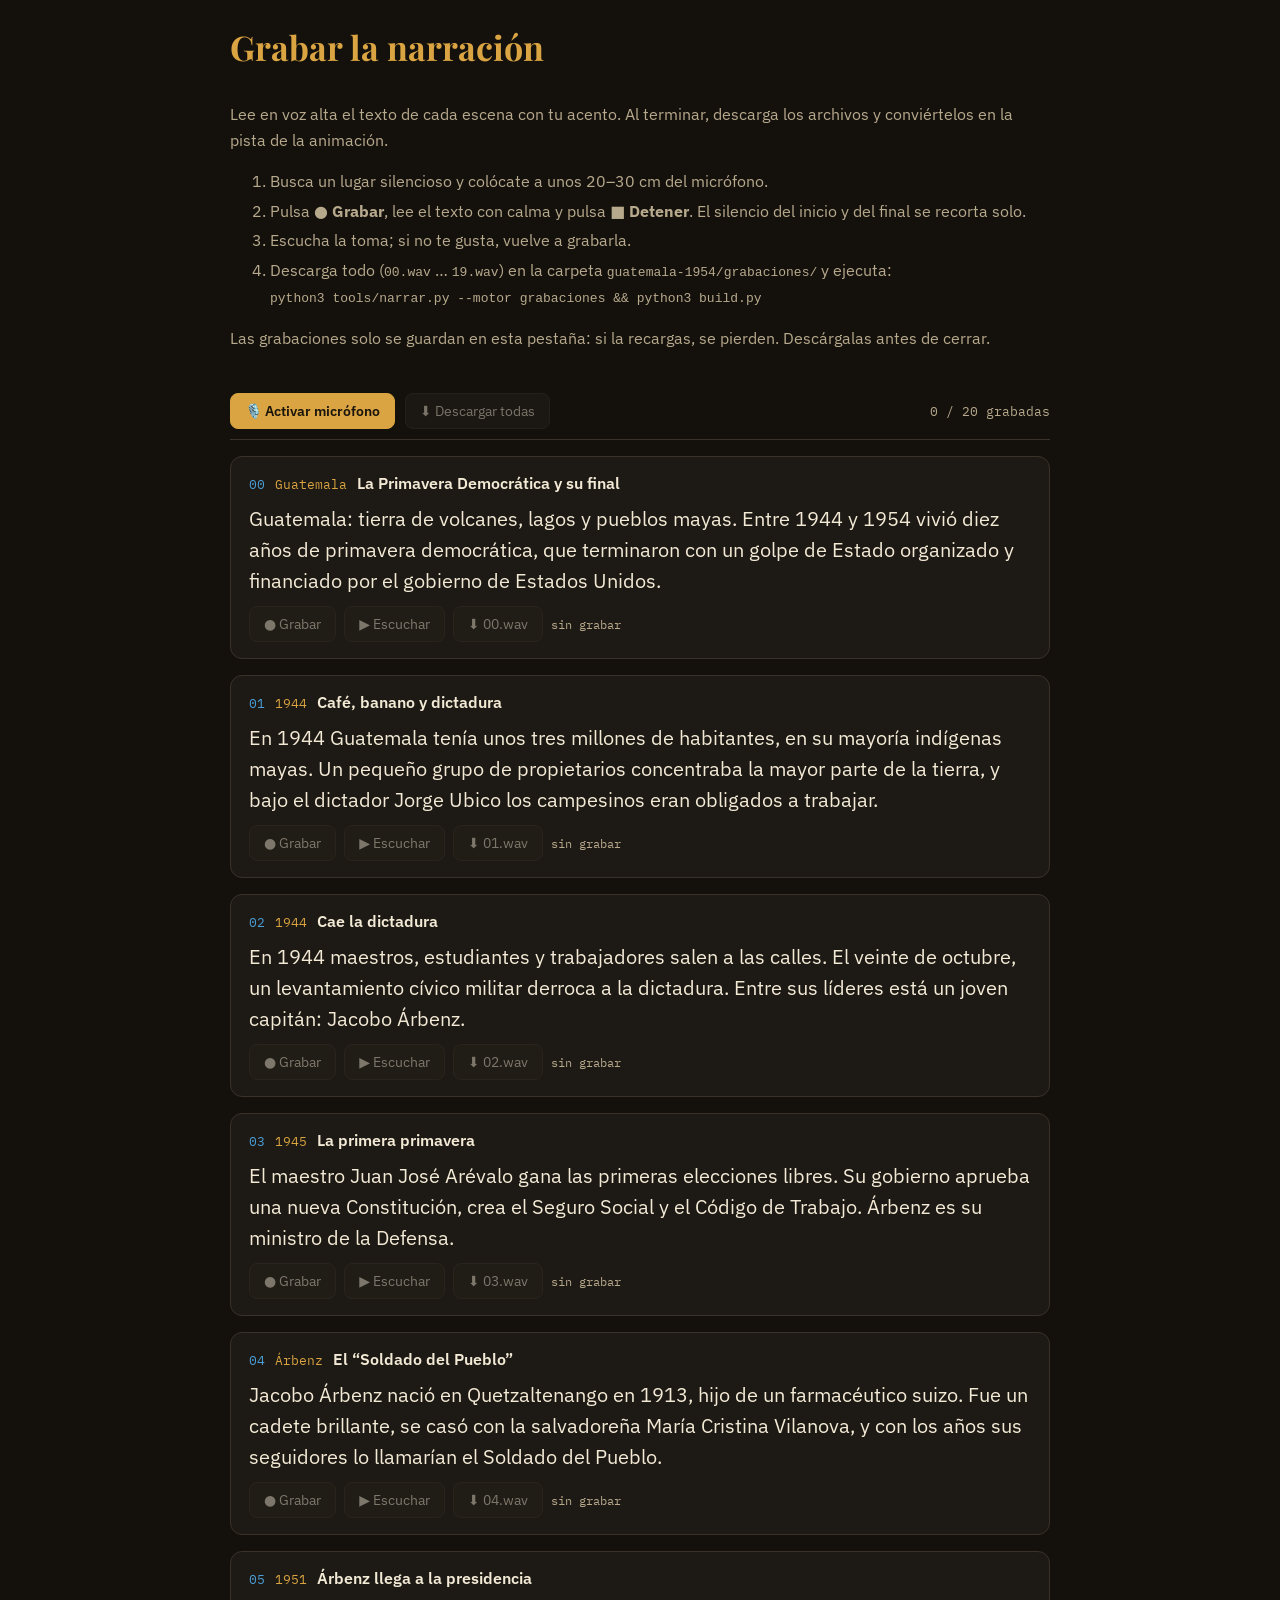
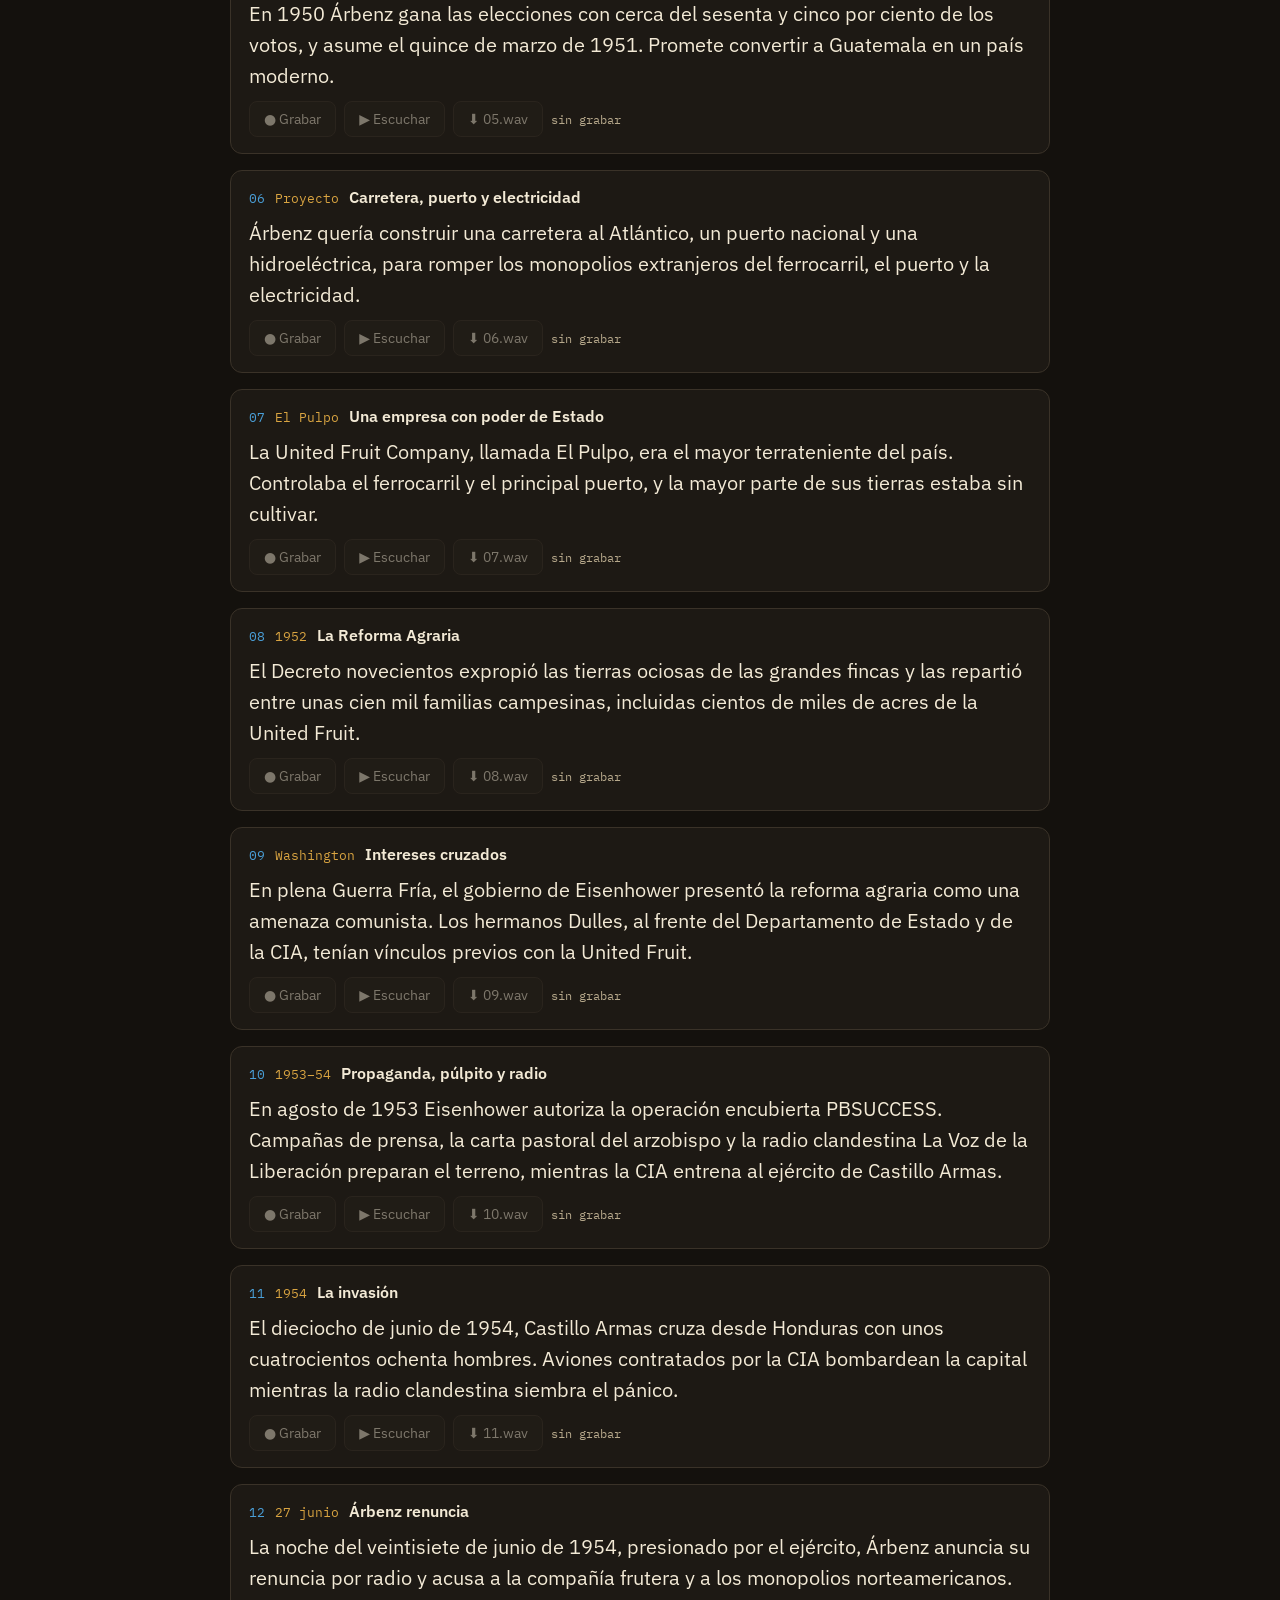
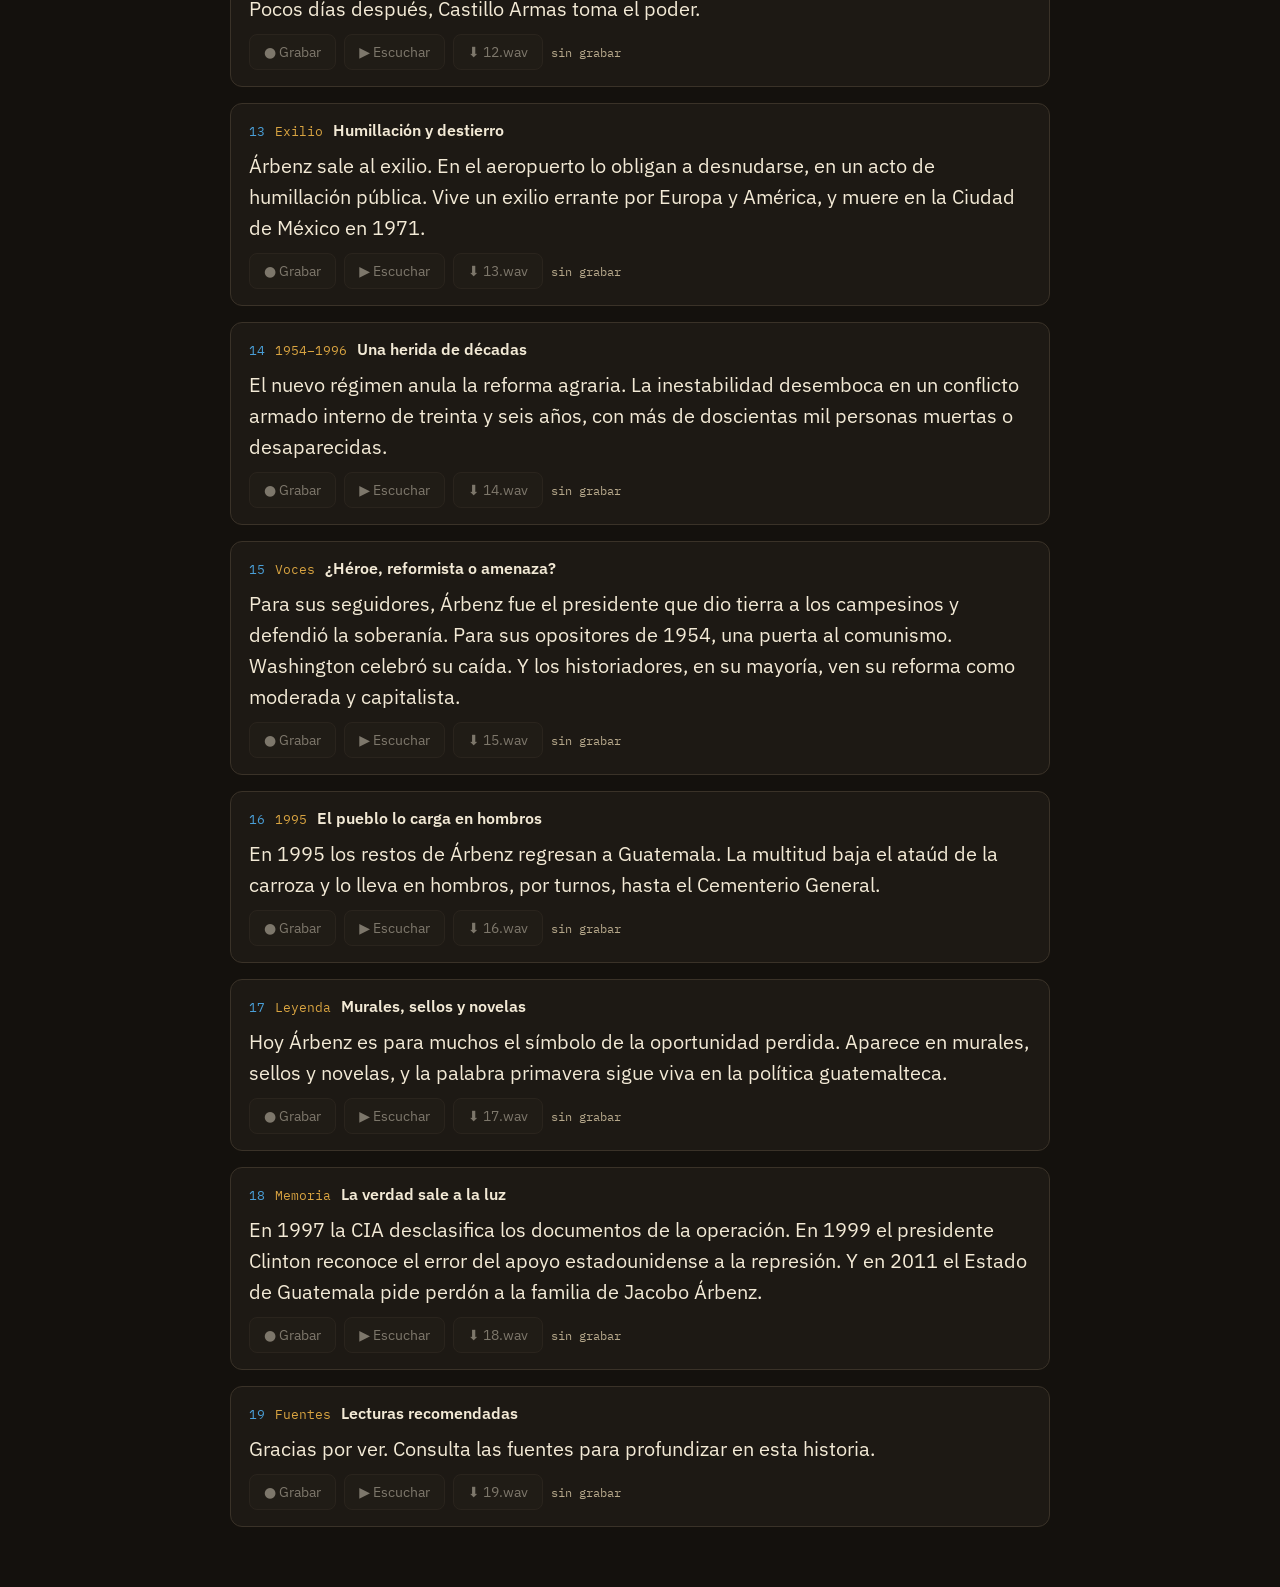
<file: guatemala-1954/grabar.html>
<!doctype html>
<!-- Archivo generado por build.py a partir de tools/grabar.template.html. No editar a mano. -->
<html lang="es">
<head>
<meta charset="utf-8">
<meta name="viewport" content="width=device-width, initial-scale=1">
<title>Grabar narración · Guatemala 1954</title>
<link rel="preconnect" href="https://fonts.googleapis.com">
<link rel="preconnect" href="https://fonts.gstatic.com" crossorigin>
<link href="https://fonts.googleapis.com/css2?family=Playfair+Display:wght@800&family=IBM+Plex+Sans:wght@400;600&family=IBM+Plex+Mono:wght@500&display=swap" rel="stylesheet">
<style>
  :root {
    --bg: #14110d; --panel: #1d1914; --line: #3a3228; --ink: #f3ead6; --muted: #b7a98c;
    --sky: #4a9fd8; --gold: #d9a441; --red: #c8442f; --green: #6fae5a;
    color-scheme: dark;
  }
  * { box-sizing: border-box; }
  body { margin: 0; background: var(--bg); color: var(--ink); font-family: "IBM Plex Sans", system-ui, sans-serif; padding: 24px 16px 60px; }
  main { max-width: 820px; margin: 0 auto; display: grid; gap: 16px; }
  h1 { font-family: "Playfair Display", serif; color: var(--gold); margin: 0; font-size: 34px; }
  .intro { color: var(--muted); line-height: 1.6; }
  .intro li { margin-bottom: 4px; }
  .bar { position: sticky; top: 0; z-index: 2; display: flex; gap: 10px; align-items: center; flex-wrap: wrap;
         background: var(--bg); padding: 10px 0; border-bottom: 1px solid var(--line); }
  .bar .count { font-family: "IBM Plex Mono", monospace; font-size: 13px; color: var(--muted); margin-left: auto; }
  .card { background: var(--panel); border: 1px solid var(--line); border-radius: 12px; padding: 16px 18px; display: grid; gap: 10px; }
  .card.done { border-color: var(--green); }
  .card.rec { border-color: var(--red); box-shadow: 0 0 0 2px rgba(200,68,47,.35); }
  .head { display: flex; gap: 10px; align-items: baseline; flex-wrap: wrap; }
  .num { font-family: "IBM Plex Mono", monospace; color: var(--sky); font-size: 13px; }
  .title { font-weight: 600; }
  .year { font-family: "IBM Plex Mono", monospace; color: var(--gold); font-size: 13px; }
  .say { font-size: 20px; line-height: 1.55; margin: 0; }
  .row { display: flex; gap: 8px; align-items: center; flex-wrap: wrap; }
  .status { font-family: "IBM Plex Mono", monospace; font-size: 12px; color: var(--muted); }
  button { font: inherit; font-size: 14px; color: var(--ink); background: #252019; border: 1px solid var(--line); border-radius: 8px; padding: 8px 14px; cursor: pointer; }
  button:hover:not(:disabled) { border-color: var(--muted); }
  button:disabled { opacity: .45; cursor: default; }
  button:focus-visible { outline: 2px solid var(--sky); outline-offset: 2px; }
  button.rec { border-color: var(--red); color: #ffb3a6; }
  button.primary { background: var(--gold); border-color: var(--gold); color: #1a140c; font-weight: 600; }
  canvas { width: 100%; height: 40px; background: #120f0b; border-radius: 6px; }
  .err { color: #ffb3a6; }
</style>
</head>
<body>
<main>
  <h1>Grabar la narración</h1>
  <div class="intro">
    <p>Lee en voz alta el texto de cada escena con tu acento. Al terminar, descarga los archivos y conviértelos en la pista de la animación.</p>
    <ol>
      <li>Busca un lugar silencioso y colócate a unos 20–30 cm del micrófono.</li>
      <li>Pulsa <b>● Grabar</b>, lee el texto con calma y pulsa <b>■ Detener</b>. El silencio del inicio y del final se recorta solo.</li>
      <li>Escucha la toma; si no te gusta, vuelve a grabarla.</li>
      <li>Descarga todo (<code>00.wav</code> … <code>19.wav</code>) en la carpeta <code>guatemala-1954/grabaciones/</code> y ejecuta:<br>
        <code>python3 tools/narrar.py --motor grabaciones &amp;&amp; python3 build.py</code></li>
    </ol>
    <p>Las grabaciones solo se guardan en esta pestaña: si la recargas, se pierden. Descárgalas antes de cerrar.</p>
  </div>
  <div class="bar">
    <button id="micBtn" class="primary">🎙️ Activar micrófono</button>
    <button id="allBtn" disabled>⬇ Descargar todas</button>
    <span class="count" id="count"></span>
  </div>
  <p class="err" id="err" hidden></p>
  <div id="list" style="display:grid; gap:16px"></div>
</main>

<script>
const TEXTOS = [{"year": "Guatemala", "title": "La Primavera Democrática y su final", "say": "Guatemala: tierra de volcanes, lagos y pueblos mayas. Entre 1944 y 1954 vivió diez años de primavera democrática, que terminaron con un golpe de Estado organizado y financiado por el gobierno de Estados Unidos."}, {"year": "1944", "title": "Café, banano y dictadura", "say": "En 1944 Guatemala tenía unos tres millones de habitantes, en su mayoría indígenas mayas. Un pequeño grupo de propietarios concentraba la mayor parte de la tierra, y bajo el dictador Jorge Ubico los campesinos eran obligados a trabajar."}, {"year": "1944", "title": "Cae la dictadura", "say": "En 1944 maestros, estudiantes y trabajadores salen a las calles. El veinte de octubre, un levantamiento cívico militar derroca a la dictadura. Entre sus líderes está un joven capitán: Jacobo Árbenz."}, {"year": "1945", "title": "La primera primavera", "say": "El maestro Juan José Arévalo gana las primeras elecciones libres. Su gobierno aprueba una nueva Constitución, crea el Seguro Social y el Código de Trabajo. Árbenz es su ministro de la Defensa."}, {"year": "Árbenz", "title": "El “Soldado del Pueblo”", "say": "Jacobo Árbenz nació en Quetzaltenango en 1913, hijo de un farmacéutico suizo. Fue un cadete brillante, se casó con la salvadoreña María Cristina Vilanova, y con los años sus seguidores lo llamarían el Soldado del Pueblo."}, {"year": "1951", "title": "Árbenz llega a la presidencia", "say": "En 1950 Árbenz gana las elecciones con cerca del sesenta y cinco por ciento de los votos, y asume el quince de marzo de 1951. Promete convertir a Guatemala en un país moderno."}, {"year": "Proyecto", "title": "Carretera, puerto y electricidad", "say": "Árbenz quería construir una carretera al Atlántico, un puerto nacional y una hidroeléctrica, para romper los monopolios extranjeros del ferrocarril, el puerto y la electricidad."}, {"year": "El Pulpo", "title": "Una empresa con poder de Estado", "say": "La United Fruit Company, llamada El Pulpo, era el mayor terrateniente del país. Controlaba el ferrocarril y el principal puerto, y la mayor parte de sus tierras estaba sin cultivar."}, {"year": "1952", "title": "La Reforma Agraria", "say": "El Decreto novecientos expropió las tierras ociosas de las grandes fincas y las repartió entre unas cien mil familias campesinas, incluidas cientos de miles de acres de la United Fruit."}, {"year": "Washington", "title": "Intereses cruzados", "say": "En plena Guerra Fría, el gobierno de Eisenhower presentó la reforma agraria como una amenaza comunista. Los hermanos Dulles, al frente del Departamento de Estado y de la CIA, tenían vínculos previos con la United Fruit."}, {"year": "1953–54", "title": "Propaganda, púlpito y radio", "say": "En agosto de 1953 Eisenhower autoriza la operación encubierta PBSUCCESS. Campañas de prensa, la carta pastoral del arzobispo y la radio clandestina La Voz de la Liberación preparan el terreno, mientras la CIA entrena al ejército de Castillo Armas."}, {"year": "1954", "title": "La invasión", "say": "El dieciocho de junio de 1954, Castillo Armas cruza desde Honduras con unos cuatrocientos ochenta hombres. Aviones contratados por la CIA bombardean la capital mientras la radio clandestina siembra el pánico."}, {"year": "27 junio", "title": "Árbenz renuncia", "say": "La noche del veintisiete de junio de 1954, presionado por el ejército, Árbenz anuncia su renuncia por radio y acusa a la compañía frutera y a los monopolios norteamericanos. Pocos días después, Castillo Armas toma el poder."}, {"year": "Exilio", "title": "Humillación y destierro", "say": "Árbenz sale al exilio. En el aeropuerto lo obligan a desnudarse, en un acto de humillación pública. Vive un exilio errante por Europa y América, y muere en la Ciudad de México en 1971."}, {"year": "1954–1996", "title": "Una herida de décadas", "say": "El nuevo régimen anula la reforma agraria. La inestabilidad desemboca en un conflicto armado interno de treinta y seis años, con más de doscientas mil personas muertas o desaparecidas."}, {"year": "Voces", "title": "¿Héroe, reformista o amenaza?", "say": "Para sus seguidores, Árbenz fue el presidente que dio tierra a los campesinos y defendió la soberanía. Para sus opositores de 1954, una puerta al comunismo. Washington celebró su caída. Y los historiadores, en su mayoría, ven su reforma como moderada y capitalista."}, {"year": "1995", "title": "El pueblo lo carga en hombros", "say": "En 1995 los restos de Árbenz regresan a Guatemala. La multitud baja el ataúd de la carroza y lo lleva en hombros, por turnos, hasta el Cementerio General."}, {"year": "Leyenda", "title": "Murales, sellos y novelas", "say": "Hoy Árbenz es para muchos el símbolo de la oportunidad perdida. Aparece en murales, sellos y novelas, y la palabra primavera sigue viva en la política guatemalteca."}, {"year": "Memoria", "title": "La verdad sale a la luz", "say": "En 1997 la CIA desclasifica los documentos de la operación. En 1999 el presidente Clinton reconoce el error del apoyo estadounidense a la represión. Y en 2011 el Estado de Guatemala pide perdón a la familia de Jacobo Árbenz."}, {"year": "Fuentes", "title": "Lecturas recomendadas", "say": "Gracias por ver. Consulta las fuentes para profundizar en esta historia."}];
(function () {
  const $ = id => document.getElementById(id);
  const list = $('list');
  const takes = new Array(TEXTOS.length).fill(null); // { wav: Blob, url, dur }
  let stream = null, recorder = null, recIdx = -1, chunks = [], ctx = null, analyser = null, raf = 0;

  TEXTOS.forEach((t, i) => {
    const n = String(i).padStart(2, '0');
    const card = document.createElement('section');
    card.className = 'card';
    card.id = 'c' + i;
    card.innerHTML = `
      <div class="head"><span class="num">${n}</span><span class="year">${t.year}</span><span class="title">${t.title}</span></div>
      <p class="say">${t.say}</p>
      <canvas id="v${i}" width="800" height="40" hidden></canvas>
      <div class="row">
        <button id="r${i}" disabled>● Grabar</button>
        <button id="p${i}" disabled>▶ Escuchar</button>
        <button id="d${i}" disabled>⬇ ${n}.wav</button>
        <span class="status" id="s${i}">sin grabar</span>
      </div>`;
    list.appendChild(card);
    $('r' + i).onclick = () => recIdx === i ? stop() : start(i);
    $('p' + i).onclick = () => new Audio(takes[i].url).play();
    $('d' + i).onclick = () => download(i);
  });

  function refresh() {
    const done = takes.filter(Boolean).length;
    $('count').textContent = `${done} / ${TEXTOS.length} grabadas`;
    $('allBtn').disabled = done === 0;
    TEXTOS.forEach((_, i) => {
      $('r' + i).disabled = !stream || (recIdx !== -1 && recIdx !== i);
      $('r' + i).textContent = recIdx === i ? '■ Detener' : takes[i] ? '● Volver a grabar' : '● Grabar';
      $('r' + i).classList.toggle('rec', recIdx === i);
      $('p' + i).disabled = !takes[i] || recIdx !== -1;
      $('d' + i).disabled = !takes[i];
      $('c' + i).classList.toggle('done', !!takes[i]);
      $('c' + i).classList.toggle('rec', recIdx === i);
    });
  }

  $('micBtn').onclick = async () => {
    try {
      stream = await navigator.mediaDevices.getUserMedia({ audio: { echoCancellation: false, noiseSuppression: true, autoGainControl: true } });
      ctx = new AudioContext();
      analyser = ctx.createAnalyser();
      analyser.fftSize = 1024;
      ctx.createMediaStreamSource(stream).connect(analyser);
      $('micBtn').textContent = '🎙️ Micrófono activo';
      $('micBtn').disabled = true;
      $('err').hidden = true;
      refresh();
    } catch (e) {
      $('err').hidden = false;
      $('err').textContent = 'No se pudo usar el micrófono: ' + e.message + '. Permite el acceso al micrófono en tu navegador y vuelve a intentarlo.';
    }
  };

  function meter(i) {
    const cv = $('v' + i), g = cv.getContext('2d'), buf = new Uint8Array(analyser.fftSize);
    cv.hidden = false;
    const draw = () => {
      analyser.getByteTimeDomainData(buf);
      g.clearRect(0, 0, cv.width, cv.height);
      g.strokeStyle = '#c8442f'; g.lineWidth = 2; g.beginPath();
      for (let x = 0; x < cv.width; x++) {
        const v = buf[Math.floor(x / cv.width * buf.length)] / 128 - 1;
        const y = cv.height / 2 + v * cv.height / 2;
        x ? g.lineTo(x, y) : g.moveTo(x, y);
      }
      g.stroke();
      raf = requestAnimationFrame(draw);
    };
    draw();
  }

  function start(i) {
    chunks = [];
    recIdx = i;
    recorder = new MediaRecorder(stream);
    recorder.ondataavailable = e => e.data.size && chunks.push(e.data);
    recorder.onstop = () => finish(i);
    recorder.start();
    $('s' + i).textContent = 'grabando…';
    meter(i);
    refresh();
  }

  function stop() {
    if (recorder && recorder.state !== 'inactive') recorder.stop();
    cancelAnimationFrame(raf);
  }

  async function finish(i) {
    $('v' + i).hidden = true;
    recIdx = -1;
    try {
      const blob = new Blob(chunks, { type: recorder.mimeType });
      const decoded = await ctx.decodeAudioData(await blob.arrayBuffer());
      const pcm = trim(mono(decoded), decoded.sampleRate);
      const wav = encodeWav(pcm, decoded.sampleRate);
      if (takes[i]) URL.revokeObjectURL(takes[i].url);
      takes[i] = { wav, url: URL.createObjectURL(wav), dur: pcm.length / decoded.sampleRate };
      $('s' + i).textContent = `grabada · ${takes[i].dur.toFixed(1)} s`;
    } catch (e) {
      $('s' + i).textContent = 'error al procesar la grabación: ' + e.message;
    }
    refresh();
  }

  function mono(buf) {
    const out = new Float32Array(buf.length);
    for (let c = 0; c < buf.numberOfChannels; c++) {
      const d = buf.getChannelData(c);
      for (let k = 0; k < d.length; k++) out[k] += d[k] / buf.numberOfChannels;
    }
    return out;
  }

  // recorta el silencio inicial y final, dejando un pequeño margen
  function trim(pcm, rate) {
    const win = Math.floor(rate * .02), thr = .02, pad = Math.floor(rate * .25);
    const loud = k => { let s = 0; for (let j = k; j < Math.min(k + win, pcm.length); j++) s += pcm[j] * pcm[j]; return Math.sqrt(s / win) > thr; };
    let a = 0, b = pcm.length - win;
    while (a < b && !loud(a)) a += win;
    while (b > a && !loud(b)) b -= win;
    if (b <= a) return pcm;
    return pcm.slice(Math.max(0, a - pad), Math.min(pcm.length, b + win + pad));
  }

  function encodeWav(pcm, rate) {
    const buf = new ArrayBuffer(44 + pcm.length * 2), v = new DataView(buf);
    const str = (o, s) => [...s].forEach((ch, k) => v.setUint8(o + k, ch.charCodeAt(0)));
    str(0, 'RIFF'); v.setUint32(4, 36 + pcm.length * 2, true); str(8, 'WAVE');
    str(12, 'fmt '); v.setUint32(16, 16, true); v.setUint16(20, 1, true); v.setUint16(22, 1, true);
    v.setUint32(24, rate, true); v.setUint32(28, rate * 2, true); v.setUint16(32, 2, true); v.setUint16(34, 16, true);
    str(36, 'data'); v.setUint32(40, pcm.length * 2, true);
    for (let k = 0; k < pcm.length; k++) v.setInt16(44 + k * 2, Math.max(-1, Math.min(1, pcm[k])) * 0x7fff, true);
    return new Blob([buf], { type: 'audio/wav' });
  }

  function download(i) {
    const a = document.createElement('a');
    a.href = takes[i].url;
    a.download = String(i).padStart(2, '0') + '.wav';
    document.body.appendChild(a); a.click(); a.remove();
  }

  $('allBtn').onclick = async () => {
    for (let i = 0; i < takes.length; i++) {
      if (!takes[i]) continue;
      download(i);
      await new Promise(r => setTimeout(r, 400)); // algunos navegadores bloquean descargas simultáneas
    }
  };

  refresh();
})();
</script>
</body>
</html>
</file>
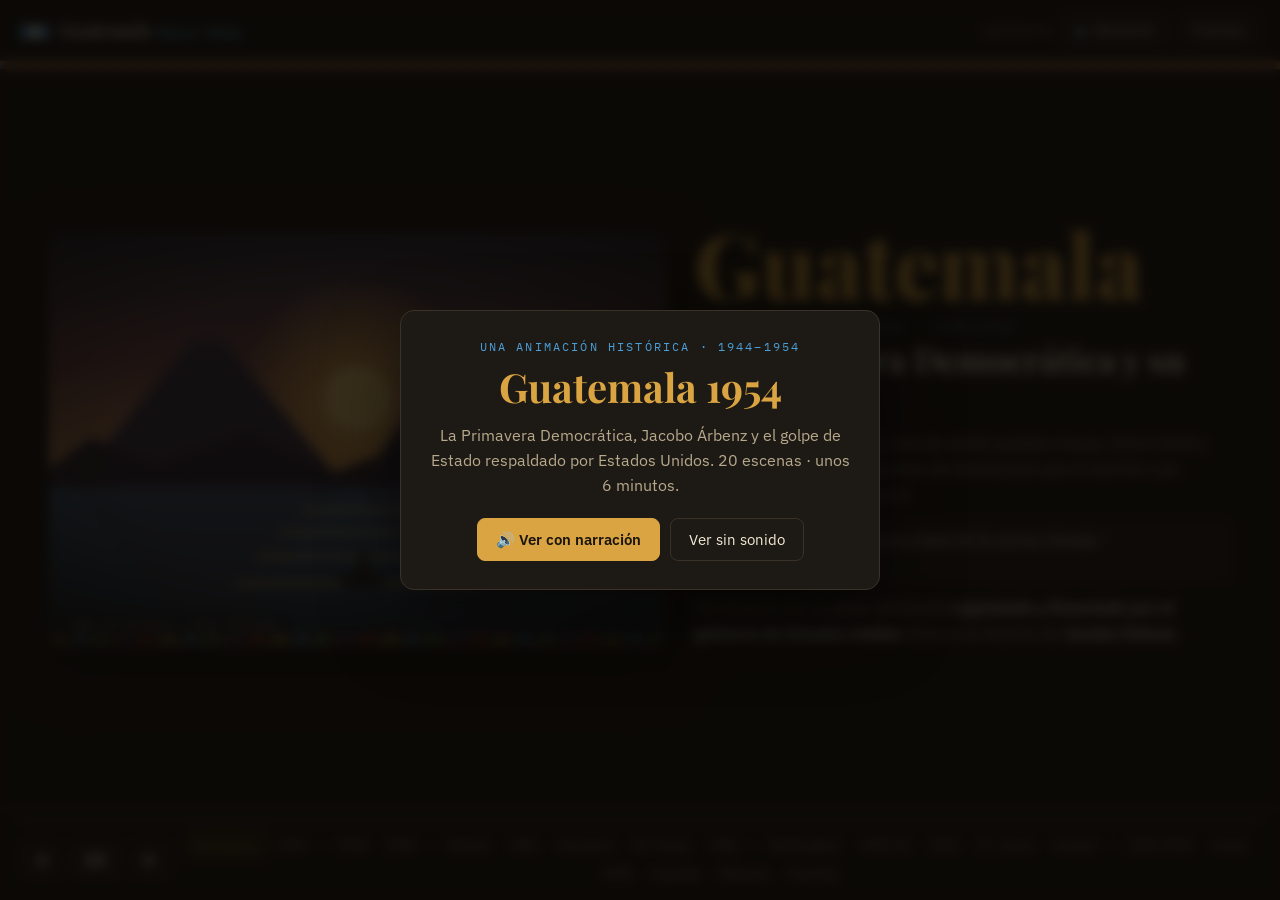
<file: guatemala-1954/src/index.template.html>
<!doctype html>
<!-- build -->
<html lang="es">
<head>
<meta charset="utf-8">
<meta name="viewport" content="width=device-width, initial-scale=1">
<title>Guatemala 1954</title>
<meta name="description" content="Animación histórica: la Primavera Democrática, Jacobo Árbenz y el golpe de Estado de 1954 respaldado por Estados Unidos.">
<link rel="preconnect" href="https://fonts.googleapis.com">
<link rel="preconnect" href="https://fonts.gstatic.com" crossorigin>
<link href="https://fonts.googleapis.com/css2?family=Playfair+Display:ital,wght@0,600;0,800;1,600&family=IBM+Plex+Sans:wght@400;500;600&family=IBM+Plex+Mono:wght@500&display=swap" rel="stylesheet">
<link rel="stylesheet" href="css/style.css">
</head>
<body>
<header class="top">
  <h1><span class="flag"><i></i><i></i><i></i></span>Guatemala <span>1944–1954</span></h1>
  <div class="toplinks">
    <span class="chapter hide-sm" id="chapter"></span>
    <button id="narrate" aria-pressed="false" title="Narración por voz (si el navegador la soporta)">🔈 Narración</button>
    <button id="sourcesBtn" class="hide-sm" title="Ir a fuentes">Fuentes</button>
  </div>
</header>
<div class="textile" aria-hidden="true"></div>

<div class="intro" id="intro" role="dialog" aria-labelledby="introTitle">
  <div class="intro-card">
    <div class="kicker">Una animación histórica · 1944–1954</div>
    <h2 id="introTitle">Guatemala 1954</h2>
    <p>La Primavera Democrática, Jacobo Árbenz y el golpe de Estado respaldado por Estados Unidos. 20 escenas · unos 6 minutos.</p>
    <div class="intro-btns">
      <button id="introVoice" class="primary">🔊 Ver con narración</button>
      <button id="introMute">Ver sin sonido</button>
    </div>
  </div>
</div>

<main class="stage">
  <div class="art" id="art" aria-hidden="true"></div>
  <section class="text" id="text" aria-live="polite"></section>
</main>

<footer class="controls">
  <div class="progress"><div id="bar"></div></div>
  <div class="row">
    <div class="btns">
      <button id="prev" aria-label="Escena anterior">◀</button>
      <button id="play" aria-label="Pausar">❚❚</button>
      <button id="next" aria-label="Escena siguiente">▶</button>
    </div>
    <nav class="timeline" id="timeline" aria-label="Línea de tiempo"></nav>
  </div>
</footer>

<script src="js/geo.js"></script>
<script src="js/art.js"></script>
<script src="js/scenes.js"></script>
<script src="js/player.js"></script>
</body>
</html>
</file>
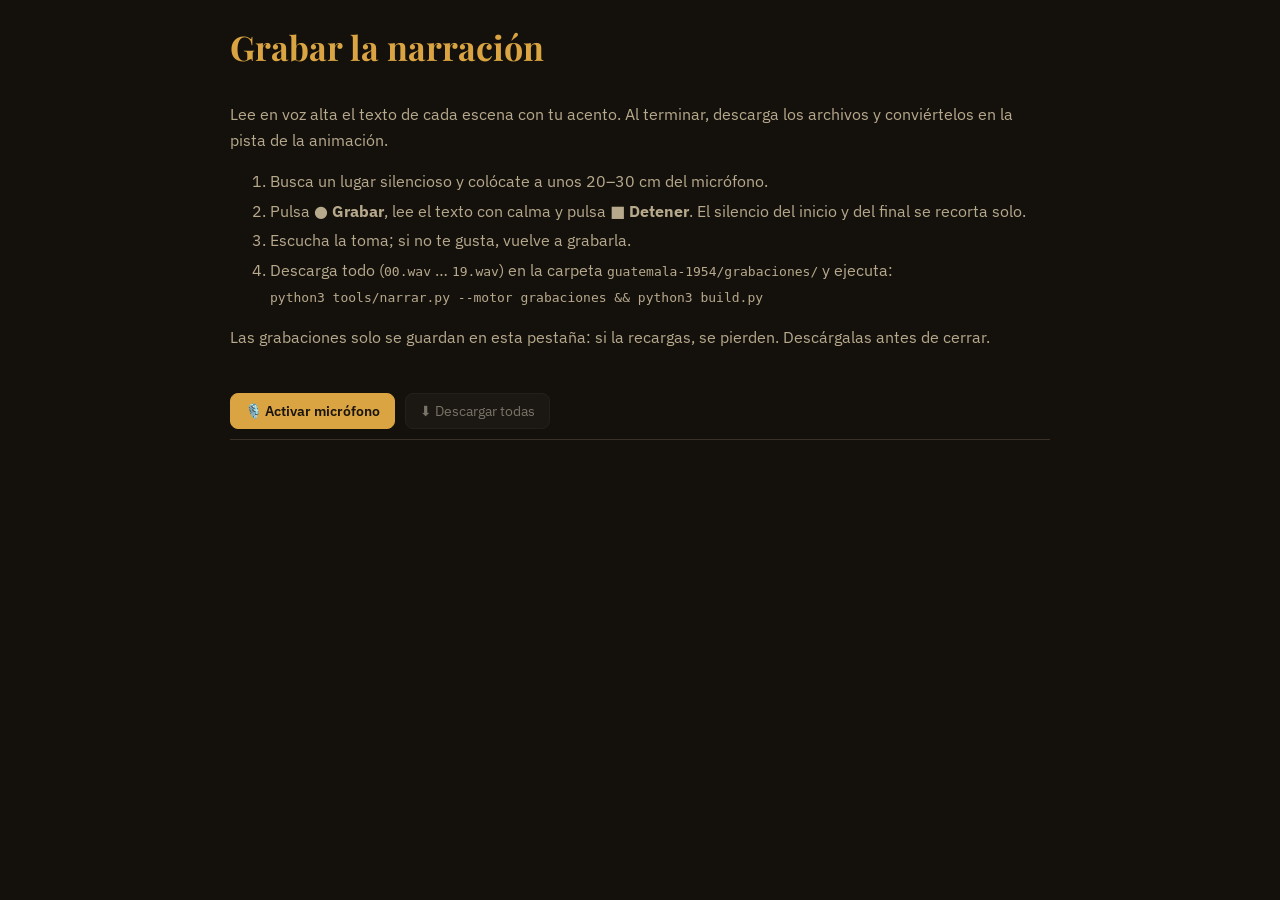
<file: guatemala-1954/tools/grabar.template.html>
<!doctype html>
<!-- build -->
<html lang="es">
<head>
<meta charset="utf-8">
<meta name="viewport" content="width=device-width, initial-scale=1">
<title>Grabar narración · Guatemala 1954</title>
<link rel="preconnect" href="https://fonts.googleapis.com">
<link rel="preconnect" href="https://fonts.gstatic.com" crossorigin>
<link href="https://fonts.googleapis.com/css2?family=Playfair+Display:wght@800&family=IBM+Plex+Sans:wght@400;600&family=IBM+Plex+Mono:wght@500&display=swap" rel="stylesheet">
<style>
  :root {
    --bg: #14110d; --panel: #1d1914; --line: #3a3228; --ink: #f3ead6; --muted: #b7a98c;
    --sky: #4a9fd8; --gold: #d9a441; --red: #c8442f; --green: #6fae5a;
    color-scheme: dark;
  }
  * { box-sizing: border-box; }
  body { margin: 0; background: var(--bg); color: var(--ink); font-family: "IBM Plex Sans", system-ui, sans-serif; padding: 24px 16px 60px; }
  main { max-width: 820px; margin: 0 auto; display: grid; gap: 16px; }
  h1 { font-family: "Playfair Display", serif; color: var(--gold); margin: 0; font-size: 34px; }
  .intro { color: var(--muted); line-height: 1.6; }
  .intro li { margin-bottom: 4px; }
  .bar { position: sticky; top: 0; z-index: 2; display: flex; gap: 10px; align-items: center; flex-wrap: wrap;
         background: var(--bg); padding: 10px 0; border-bottom: 1px solid var(--line); }
  .bar .count { font-family: "IBM Plex Mono", monospace; font-size: 13px; color: var(--muted); margin-left: auto; }
  .card { background: var(--panel); border: 1px solid var(--line); border-radius: 12px; padding: 16px 18px; display: grid; gap: 10px; }
  .card.done { border-color: var(--green); }
  .card.rec { border-color: var(--red); box-shadow: 0 0 0 2px rgba(200,68,47,.35); }
  .head { display: flex; gap: 10px; align-items: baseline; flex-wrap: wrap; }
  .num { font-family: "IBM Plex Mono", monospace; color: var(--sky); font-size: 13px; }
  .title { font-weight: 600; }
  .year { font-family: "IBM Plex Mono", monospace; color: var(--gold); font-size: 13px; }
  .say { font-size: 20px; line-height: 1.55; margin: 0; }
  .row { display: flex; gap: 8px; align-items: center; flex-wrap: wrap; }
  .status { font-family: "IBM Plex Mono", monospace; font-size: 12px; color: var(--muted); }
  button { font: inherit; font-size: 14px; color: var(--ink); background: #252019; border: 1px solid var(--line); border-radius: 8px; padding: 8px 14px; cursor: pointer; }
  button:hover:not(:disabled) { border-color: var(--muted); }
  button:disabled { opacity: .45; cursor: default; }
  button:focus-visible { outline: 2px solid var(--sky); outline-offset: 2px; }
  button.rec { border-color: var(--red); color: #ffb3a6; }
  button.primary { background: var(--gold); border-color: var(--gold); color: #1a140c; font-weight: 600; }
  canvas { width: 100%; height: 40px; background: #120f0b; border-radius: 6px; }
  .err { color: #ffb3a6; }
</style>
</head>
<body>
<main>
  <h1>Grabar la narración</h1>
  <div class="intro">
    <p>Lee en voz alta el texto de cada escena con tu acento. Al terminar, descarga los archivos y conviértelos en la pista de la animación.</p>
    <ol>
      <li>Busca un lugar silencioso y colócate a unos 20–30 cm del micrófono.</li>
      <li>Pulsa <b>● Grabar</b>, lee el texto con calma y pulsa <b>■ Detener</b>. El silencio del inicio y del final se recorta solo.</li>
      <li>Escucha la toma; si no te gusta, vuelve a grabarla.</li>
      <li>Descarga todo (<code>00.wav</code> … <code>19.wav</code>) en la carpeta <code>guatemala-1954/grabaciones/</code> y ejecuta:<br>
        <code>python3 tools/narrar.py --motor grabaciones &amp;&amp; python3 build.py</code></li>
    </ol>
    <p>Las grabaciones solo se guardan en esta pestaña: si la recargas, se pierden. Descárgalas antes de cerrar.</p>
  </div>
  <div class="bar">
    <button id="micBtn" class="primary">🎙️ Activar micrófono</button>
    <button id="allBtn" disabled>⬇ Descargar todas</button>
    <span class="count" id="count"></span>
  </div>
  <p class="err" id="err" hidden></p>
  <div id="list" style="display:grid; gap:16px"></div>
</main>

<script>
/*TEXTOS*/
(function () {
  const $ = id => document.getElementById(id);
  const list = $('list');
  const takes = new Array(TEXTOS.length).fill(null); // { wav: Blob, url, dur }
  let stream = null, recorder = null, recIdx = -1, chunks = [], ctx = null, analyser = null, raf = 0;

  TEXTOS.forEach((t, i) => {
    const n = String(i).padStart(2, '0');
    const card = document.createElement('section');
    card.className = 'card';
    card.id = 'c' + i;
    card.innerHTML = `
      <div class="head"><span class="num">${n}</span><span class="year">${t.year}</span><span class="title">${t.title}</span></div>
      <p class="say">${t.say}</p>
      <canvas id="v${i}" width="800" height="40" hidden></canvas>
      <div class="row">
        <button id="r${i}" disabled>● Grabar</button>
        <button id="p${i}" disabled>▶ Escuchar</button>
        <button id="d${i}" disabled>⬇ ${n}.wav</button>
        <span class="status" id="s${i}">sin grabar</span>
      </div>`;
    list.appendChild(card);
    $('r' + i).onclick = () => recIdx === i ? stop() : start(i);
    $('p' + i).onclick = () => new Audio(takes[i].url).play();
    $('d' + i).onclick = () => download(i);
  });

  function refresh() {
    const done = takes.filter(Boolean).length;
    $('count').textContent = `${done} / ${TEXTOS.length} grabadas`;
    $('allBtn').disabled = done === 0;
    TEXTOS.forEach((_, i) => {
      $('r' + i).disabled = !stream || (recIdx !== -1 && recIdx !== i);
      $('r' + i).textContent = recIdx === i ? '■ Detener' : takes[i] ? '● Volver a grabar' : '● Grabar';
      $('r' + i).classList.toggle('rec', recIdx === i);
      $('p' + i).disabled = !takes[i] || recIdx !== -1;
      $('d' + i).disabled = !takes[i];
      $('c' + i).classList.toggle('done', !!takes[i]);
      $('c' + i).classList.toggle('rec', recIdx === i);
    });
  }

  $('micBtn').onclick = async () => {
    try {
      stream = await navigator.mediaDevices.getUserMedia({ audio: { echoCancellation: false, noiseSuppression: true, autoGainControl: true } });
      ctx = new AudioContext();
      analyser = ctx.createAnalyser();
      analyser.fftSize = 1024;
      ctx.createMediaStreamSource(stream).connect(analyser);
      $('micBtn').textContent = '🎙️ Micrófono activo';
      $('micBtn').disabled = true;
      $('err').hidden = true;
      refresh();
    } catch (e) {
      $('err').hidden = false;
      $('err').textContent = 'No se pudo usar el micrófono: ' + e.message + '. Permite el acceso al micrófono en tu navegador y vuelve a intentarlo.';
    }
  };

  function meter(i) {
    const cv = $('v' + i), g = cv.getContext('2d'), buf = new Uint8Array(analyser.fftSize);
    cv.hidden = false;
    const draw = () => {
      analyser.getByteTimeDomainData(buf);
      g.clearRect(0, 0, cv.width, cv.height);
      g.strokeStyle = '#c8442f'; g.lineWidth = 2; g.beginPath();
      for (let x = 0; x < cv.width; x++) {
        const v = buf[Math.floor(x / cv.width * buf.length)] / 128 - 1;
        const y = cv.height / 2 + v * cv.height / 2;
        x ? g.lineTo(x, y) : g.moveTo(x, y);
      }
      g.stroke();
      raf = requestAnimationFrame(draw);
    };
    draw();
  }

  function start(i) {
    chunks = [];
    recIdx = i;
    recorder = new MediaRecorder(stream);
    recorder.ondataavailable = e => e.data.size && chunks.push(e.data);
    recorder.onstop = () => finish(i);
    recorder.start();
    $('s' + i).textContent = 'grabando…';
    meter(i);
    refresh();
  }

  function stop() {
    if (recorder && recorder.state !== 'inactive') recorder.stop();
    cancelAnimationFrame(raf);
  }

  async function finish(i) {
    $('v' + i).hidden = true;
    recIdx = -1;
    try {
      const blob = new Blob(chunks, { type: recorder.mimeType });
      const decoded = await ctx.decodeAudioData(await blob.arrayBuffer());
      const pcm = trim(mono(decoded), decoded.sampleRate);
      const wav = encodeWav(pcm, decoded.sampleRate);
      if (takes[i]) URL.revokeObjectURL(takes[i].url);
      takes[i] = { wav, url: URL.createObjectURL(wav), dur: pcm.length / decoded.sampleRate };
      $('s' + i).textContent = `grabada · ${takes[i].dur.toFixed(1)} s`;
    } catch (e) {
      $('s' + i).textContent = 'error al procesar la grabación: ' + e.message;
    }
    refresh();
  }

  function mono(buf) {
    const out = new Float32Array(buf.length);
    for (let c = 0; c < buf.numberOfChannels; c++) {
      const d = buf.getChannelData(c);
      for (let k = 0; k < d.length; k++) out[k] += d[k] / buf.numberOfChannels;
    }
    return out;
  }

  // recorta el silencio inicial y final, dejando un pequeño margen
  function trim(pcm, rate) {
    const win = Math.floor(rate * .02), thr = .02, pad = Math.floor(rate * .25);
    const loud = k => { let s = 0; for (let j = k; j < Math.min(k + win, pcm.length); j++) s += pcm[j] * pcm[j]; return Math.sqrt(s / win) > thr; };
    let a = 0, b = pcm.length - win;
    while (a < b && !loud(a)) a += win;
    while (b > a && !loud(b)) b -= win;
    if (b <= a) return pcm;
    return pcm.slice(Math.max(0, a - pad), Math.min(pcm.length, b + win + pad));
  }

  function encodeWav(pcm, rate) {
    const buf = new ArrayBuffer(44 + pcm.length * 2), v = new DataView(buf);
    const str = (o, s) => [...s].forEach((ch, k) => v.setUint8(o + k, ch.charCodeAt(0)));
    str(0, 'RIFF'); v.setUint32(4, 36 + pcm.length * 2, true); str(8, 'WAVE');
    str(12, 'fmt '); v.setUint32(16, 16, true); v.setUint16(20, 1, true); v.setUint16(22, 1, true);
    v.setUint32(24, rate, true); v.setUint32(28, rate * 2, true); v.setUint16(32, 2, true); v.setUint16(34, 16, true);
    str(36, 'data'); v.setUint32(40, pcm.length * 2, true);
    for (let k = 0; k < pcm.length; k++) v.setInt16(44 + k * 2, Math.max(-1, Math.min(1, pcm[k])) * 0x7fff, true);
    return new Blob([buf], { type: 'audio/wav' });
  }

  function download(i) {
    const a = document.createElement('a');
    a.href = takes[i].url;
    a.download = String(i).padStart(2, '0') + '.wav';
    document.body.appendChild(a); a.click(); a.remove();
  }

  $('allBtn').onclick = async () => {
    for (let i = 0; i < takes.length; i++) {
      if (!takes[i]) continue;
      download(i);
      await new Promise(r => setTimeout(r, 400)); // algunos navegadores bloquean descargas simultáneas
    }
  };

  refresh();
})();
</script>
</body>
</html>
</file>
<file: guatemala-1954/src/css/style.css>
:root {
  --bg: #14110d;
  --panel: #1d1914;
  --paper: #efe4cc;
  --ink: #f3ead6;
  --muted: #b7a98c;
  --line: #3a3228;
  --sky: #4a9fd8;      /* azul de la bandera */
  --green: #6fae5a;
  --gold: #d9a441;
  --red: #c8442f;
  --usa: #8fa3c7;
  --shadow: rgba(0,0,0,.45);
  color-scheme: dark;
}
* { box-sizing: border-box; }
html, body { margin: 0; height: 100%; }
body {
  background: var(--bg);
  color: var(--ink);
  font-family: "IBM Plex Sans", system-ui, sans-serif;
  display: flex; flex-direction: column;
  overflow-x: hidden;
}
header.top {
  display: flex; align-items: center; justify-content: space-between;
  padding: 12px 20px; border-bottom: 1px solid var(--line); gap: 12px;
}
header.top h1 { font-family: "Playfair Display", serif; font-size: 18px; margin: 0; letter-spacing: .02em; }
header.top h1 span { color: var(--sky); }
.flag { display: inline-flex; height: 12px; width: 30px; margin-right: 10px; vertical-align: -1px; border-radius: 2px; overflow: hidden; }
.flag i { flex: 1; } .flag i:nth-child(1), .flag i:nth-child(3) { background: var(--sky); } .flag i:nth-child(2) { background: #fff; }
.toplinks { display: flex; gap: 8px; align-items: center; }
.chapter { font-family: "IBM Plex Mono", monospace; font-size: 12px; letter-spacing: .14em; text-transform: uppercase; color: var(--muted); }

/* franja textil inspirada en los huipiles */
.textile { height: 8px; background:
  linear-gradient(135deg, transparent 25%, var(--red) 25% 50%, transparent 50% 75%, var(--red) 75%) 0 0 / 16px 16px,
  linear-gradient(45deg, var(--gold) 25%, var(--sky) 25% 50%, var(--gold) 50% 75%, var(--green) 75%) 0 0 / 16px 16px;
  opacity: .8; }

main.stage {
  flex: 1; display: grid; grid-template-columns: minmax(0, 1.15fr) minmax(0, 1fr);
  gap: 28px; padding: 24px clamp(16px, 4vw, 48px); align-items: center;
  max-width: 1320px; width: 100%; margin: 0 auto;
}
.art {
  position: relative; aspect-ratio: 3 / 2; width: 100%;
  background: radial-gradient(ellipse at 50% 30%, #2a241c, #16130f 75%);
  border: 1px solid var(--line); border-radius: 14px; overflow: hidden;
  box-shadow: 0 20px 60px var(--shadow);
}
.art .layer { position: absolute; inset: 0; transition: opacity .7s ease, transform .9s ease, filter .7s ease; }
.art .layer.entering { opacity: 0; transform: scale(1.04); filter: blur(4px); }
.art .layer.leaving { opacity: 0; transform: scale(.98); filter: blur(3px); }
.art svg { width: 100%; height: 100%; display: block; }
.art .layer > svg { animation: kenburns var(--dur, 12s) linear forwards; transform-origin: var(--kb-origin, 50% 50%); }
@keyframes kenburns { from { transform: scale(1); } to { transform: scale(var(--kb, 1.07)); } }
.art::before { /* viñeta */
  content: ""; position: absolute; inset: 0; z-index: 2; pointer-events: none;
  background: radial-gradient(ellipse at center, transparent 55%, rgba(0,0,0,.45));
}
.art::after { /* grano de película */
  content: ""; position: absolute; inset: -20px; z-index: 3; pointer-events: none; opacity: .09; mix-blend-mode: overlay;
  background-image: url("data:image/svg+xml;utf8,<svg xmlns='http://www.w3.org/2000/svg' width='160' height='160'><filter id='n'><feTurbulence baseFrequency='.9' numOctaves='2'/></filter><rect width='100%' height='100%' filter='url(%23n)'/></svg>");
  animation: grain .6s steps(3) infinite;
}
@keyframes grain { 0%{transform:translate(0,0)} 50%{transform:translate(-8px,5px)} 100%{transform:translate(4px,-6px)} }
.caption {
  position: absolute; left: 12px; bottom: 10px; z-index: 4; font-family: "IBM Plex Mono", monospace; font-size: 11px;
  color: rgba(243,234,214,.7); background: rgba(0,0,0,.35); padding: 3px 8px; border-radius: 4px;
}

.text { min-width: 0; }
.year { font-family: "Playfair Display", serif; font-weight: 800; font-size: clamp(44px, 7vw, 96px); line-height: .95; color: var(--gold); }
.kicker { font-family: "IBM Plex Mono", monospace; font-size: 12px; letter-spacing: .18em; text-transform: uppercase; color: var(--sky); margin: 14px 0 6px; }
.title { font-family: "Playfair Display", serif; font-size: clamp(24px, 2.8vw, 34px); margin: 0 0 12px; line-height: 1.15; }
.body { color: var(--muted); font-size: clamp(15px, 1.25vw, 16.5px); line-height: 1.6; }
.body p { margin: 0 0 10px; }
.body strong { color: var(--ink); font-weight: 600; }
.body em { color: var(--ink); }
.fact { display: inline-block; margin-top: 6px; padding: 8px 12px; border-left: 3px solid var(--gold); background: var(--panel); color: var(--ink); font-size: 14px; }
blockquote {
  margin: 8px 0 12px; padding: 10px 14px; border-left: 3px solid var(--sky); background: var(--panel); border-radius: 0 8px 8px 0;
  font-family: "Playfair Display", serif; font-style: italic; font-size: clamp(15px, 1.3vw, 17px); color: var(--ink); line-height: 1.45;
}
blockquote cite { display: block; margin-top: 6px; font-family: "IBM Plex Mono", monospace; font-style: normal; font-size: 11px; color: var(--muted); letter-spacing: .06em; }
.voices { display: grid; grid-template-columns: 1fr 1fr; gap: 8px; margin-top: 4px; }
.voice { background: var(--panel); border: 1px solid var(--line); border-radius: 8px; padding: 9px 11px; font-size: 13.5px; line-height: 1.45; }
.voice b { display: block; font-family: "IBM Plex Mono", monospace; font-weight: 500; font-size: 10.5px; letter-spacing: .12em; text-transform: uppercase; margin-bottom: 4px; }
.voice.pro b { color: var(--green); } .voice.con b { color: var(--red); } .voice.usa b { color: var(--usa); } .voice.hist b { color: var(--gold); }

.reveal > * { opacity: 0; transform: translateY(14px); animation: rise .8s cubic-bezier(.2,.7,.2,1) forwards; }
.reveal > *:nth-child(1) { animation-delay: .1s } .reveal > *:nth-child(2) { animation-delay: .3s }
.reveal > *:nth-child(3) { animation-delay: .5s } .reveal > *:nth-child(4) { animation-delay: .8s }
@keyframes rise { to { opacity: 1; transform: none; } }

footer.controls { border-top: 1px solid var(--line); padding: 10px 20px 14px; }
.progress { height: 3px; background: var(--line); border-radius: 3px; overflow: hidden; margin-bottom: 10px; }
.progress > div { height: 100%; width: 0; background: linear-gradient(90deg, var(--sky), var(--gold)); }
.row { display: flex; align-items: center; gap: 10px; flex-wrap: wrap; justify-content: space-between; }
.btns { display: flex; gap: 8px; }
button {
  font: inherit; font-size: 14px; color: var(--ink); background: var(--panel);
  border: 1px solid var(--line); border-radius: 8px; padding: 8px 14px; cursor: pointer;
}
button:hover { border-color: var(--muted); }
button[aria-pressed="true"] { border-color: var(--sky); color: var(--sky); }
.timeline { display: flex; gap: 4px; flex: 1; min-width: 0; justify-content: center; flex-wrap: wrap; }
.timeline button { padding: 4px 7px; font-family: "IBM Plex Mono", monospace; font-size: 11.5px; color: var(--muted); background: transparent; border-color: transparent; }
.timeline button.on { color: var(--gold); border-color: var(--gold); }
.timeline .sep { width: 1px; background: var(--line); margin: 4px 4px; }

/* pantalla de inicio */
.intro {
  position: fixed; inset: 0; z-index: 20; display: grid; place-items: center; padding: 16px;
  background: rgba(10, 8, 6, .82); backdrop-filter: blur(6px);
}
.intro[hidden] { display: none; }
.intro-card {
  max-width: 480px; width: 100%; background: var(--panel); border: 1px solid var(--line); border-radius: 14px;
  padding: 28px; box-shadow: 0 30px 80px var(--shadow); text-align: center;
}
.intro-card .kicker { margin-top: 0; }
.intro-card h2 { font-family: "Playfair Display", serif; font-size: 40px; margin: 6px 0 10px; color: var(--gold); }
.intro-card p { color: var(--muted); line-height: 1.55; margin: 0 0 20px; }
.intro-btns { display: flex; gap: 10px; justify-content: center; flex-wrap: wrap; }
.intro-btns button { padding: 11px 18px; font-size: 15px; }
button.primary { background: var(--gold); border-color: var(--gold); color: #1a140c; font-weight: 600; }
button.primary:hover { filter: brightness(1.08); border-color: var(--gold); }

/* utilidades de animación SVG */
.draw { stroke-dasharray: var(--len, 1000); stroke-dashoffset: var(--len, 1000); animation: draw var(--d, 2s) ease forwards; animation-delay: var(--delay, 0s); }
@keyframes draw { to { stroke-dashoffset: 0; } }
.fade { opacity: 0; animation: fade 1s ease forwards; animation-delay: var(--delay, 0s); }
@keyframes fade { to { opacity: 1; } }
.pop { transform-box: fill-box; transform-origin: center; transform: scale(0); animation: pop .6s cubic-bezier(.3,1.6,.5,1) forwards; animation-delay: var(--delay, 0s); }
@keyframes pop { to { transform: scale(1); } }
.up { transform-box: fill-box; transform-origin: bottom; transform: scaleY(0); animation: up 1.2s ease forwards; animation-delay: var(--delay, 0s); }
@keyframes up { to { transform: scaleY(1); } }
.sway { transform-box: fill-box; transform-origin: bottom center; animation: sway 3s ease-in-out infinite alternate; }
@keyframes sway { from { transform: rotate(-4deg); } to { transform: rotate(4deg); } }
.float { animation: float 5s ease-in-out infinite alternate; }
@keyframes float { from { transform: translateY(0); } to { transform: translateY(-6px); } }
.wave-flag { transform-box: fill-box; transform-origin: left center; animation: flagwave 1.4s ease-in-out infinite alternate; }
@keyframes flagwave { from { transform: skewY(-3deg) scaleX(.96); } to { transform: skewY(3deg) scaleX(1); } }
.flap { transform-box: fill-box; transform-origin: bottom center; animation: flap .35s ease-in-out infinite alternate; }
@keyframes flap { from { transform: scaleY(1); } to { transform: scaleY(-.6); } }
.shimmer { animation: shimmer 3s ease-in-out infinite alternate; }
@keyframes shimmer { from { opacity: .15; } to { opacity: .55; } }

@media (max-width: 900px) {
  main.stage { grid-template-columns: 1fr; gap: 16px; padding: 16px; align-items: start; }
  .year { font-size: 52px; }
  .toplinks .hide-sm { display: none; }
  .timeline { flex-basis: 100%; order: -1; justify-content: flex-start; }
  .timeline .sep { display: none; }
  .btns { width: 100%; justify-content: center; }
  .voices { grid-template-columns: 1fr; }
}
@media (prefers-reduced-motion: reduce) {
  *, *::before, *::after { animation-duration: .01ms !important; animation-delay: 0s !important; animation-iteration-count: 1 !important; transition: none !important; }
}
</file>
